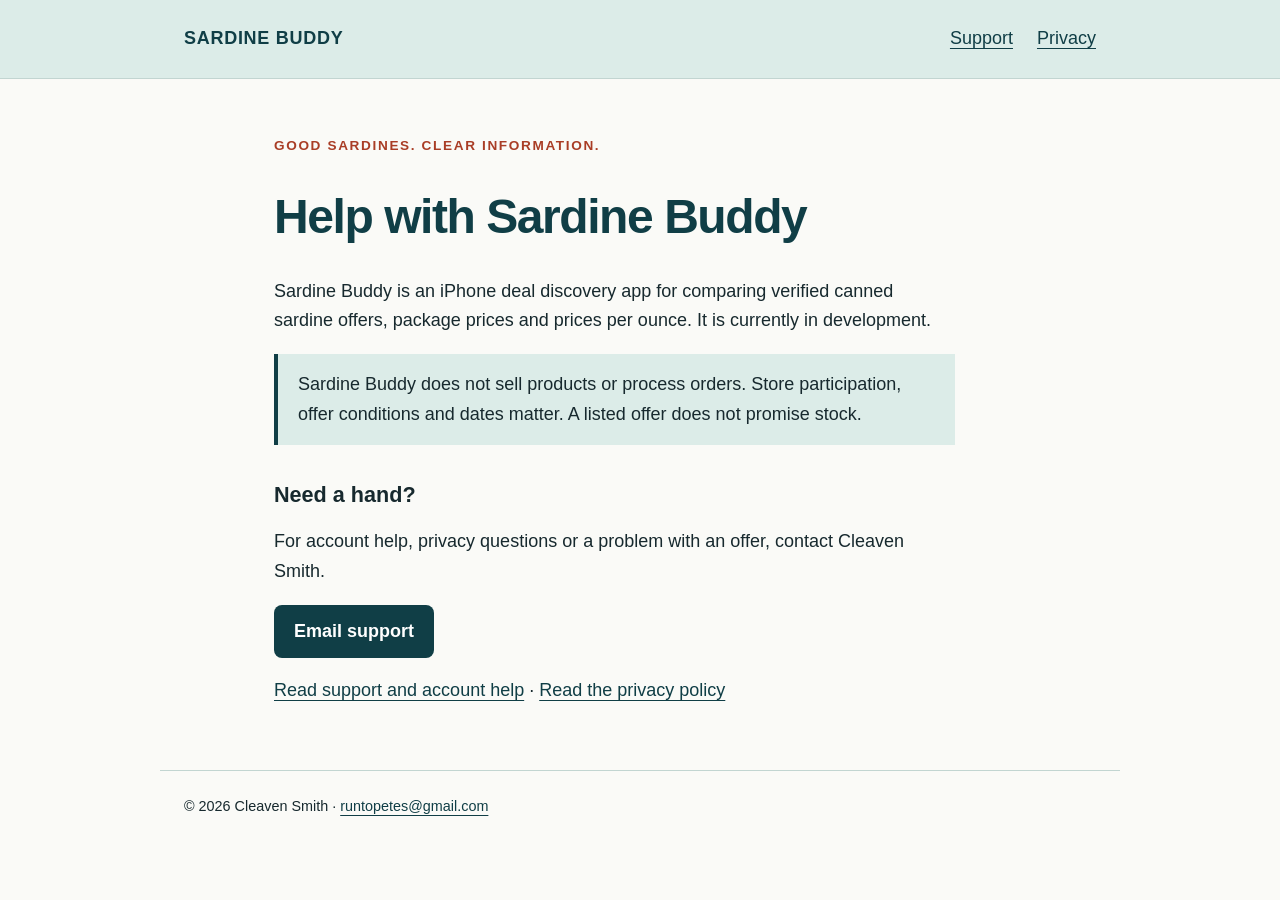
<file: index.html>
<!doctype html>
<html lang="en">
  <head>
    <meta charset="utf-8" />
    <meta name="viewport" content="width=device-width,initial-scale=1" />
    <meta
      name="description"
      content="Privacy, support and account help for the Sardine Buddy iPhone app."
    />
    <title>Sardine Buddy support · Sardine Buddy</title>
    <link rel="stylesheet" href="style.css" />
  </head>
  <body>
    <a class="skip" href="#main">Skip to content</a>
    <header>
      <div>
        <a class="brand" href="index.html">SARDINE BUDDY</a>
        <nav aria-label="Main navigation">
          <a href="support.html">Support</a><a href="privacy.html">Privacy</a>
        </nav>
      </div>
    </header>
    <main id="main">
      <p class="eyebrow">Good sardines. Clear information.</p>
      <h1>Help with Sardine Buddy</h1>
      <p>
        Sardine Buddy is an iPhone deal discovery app for comparing verified
        canned sardine offers, package prices and prices per ounce. It is
        currently in development.
      </p>
      <p class="notice">
        Sardine Buddy does not sell products or process orders. Store
        participation, offer conditions and dates matter. A listed offer does
        not promise stock.
      </p>
      <h2>Need a hand?</h2>
      <p>
        For account help, privacy questions or a problem with an offer, contact
        Cleaven Smith.
      </p>
      <p>
        <a
          class="button"
          href="mailto:runtopetes@gmail.com?subject=Sardine%20Buddy%20support"
          >Email support</a
        >
      </p>
      <p>
        <a href="support.html">Read support and account help</a> ·
        <a href="privacy.html">Read the privacy policy</a>
      </p>
    </main>
    <footer>
      © 2026 Cleaven Smith ·
      <a href="mailto:runtopetes@gmail.com">runtopetes@gmail.com</a>
    </footer>
  </body>
</html>
</file>
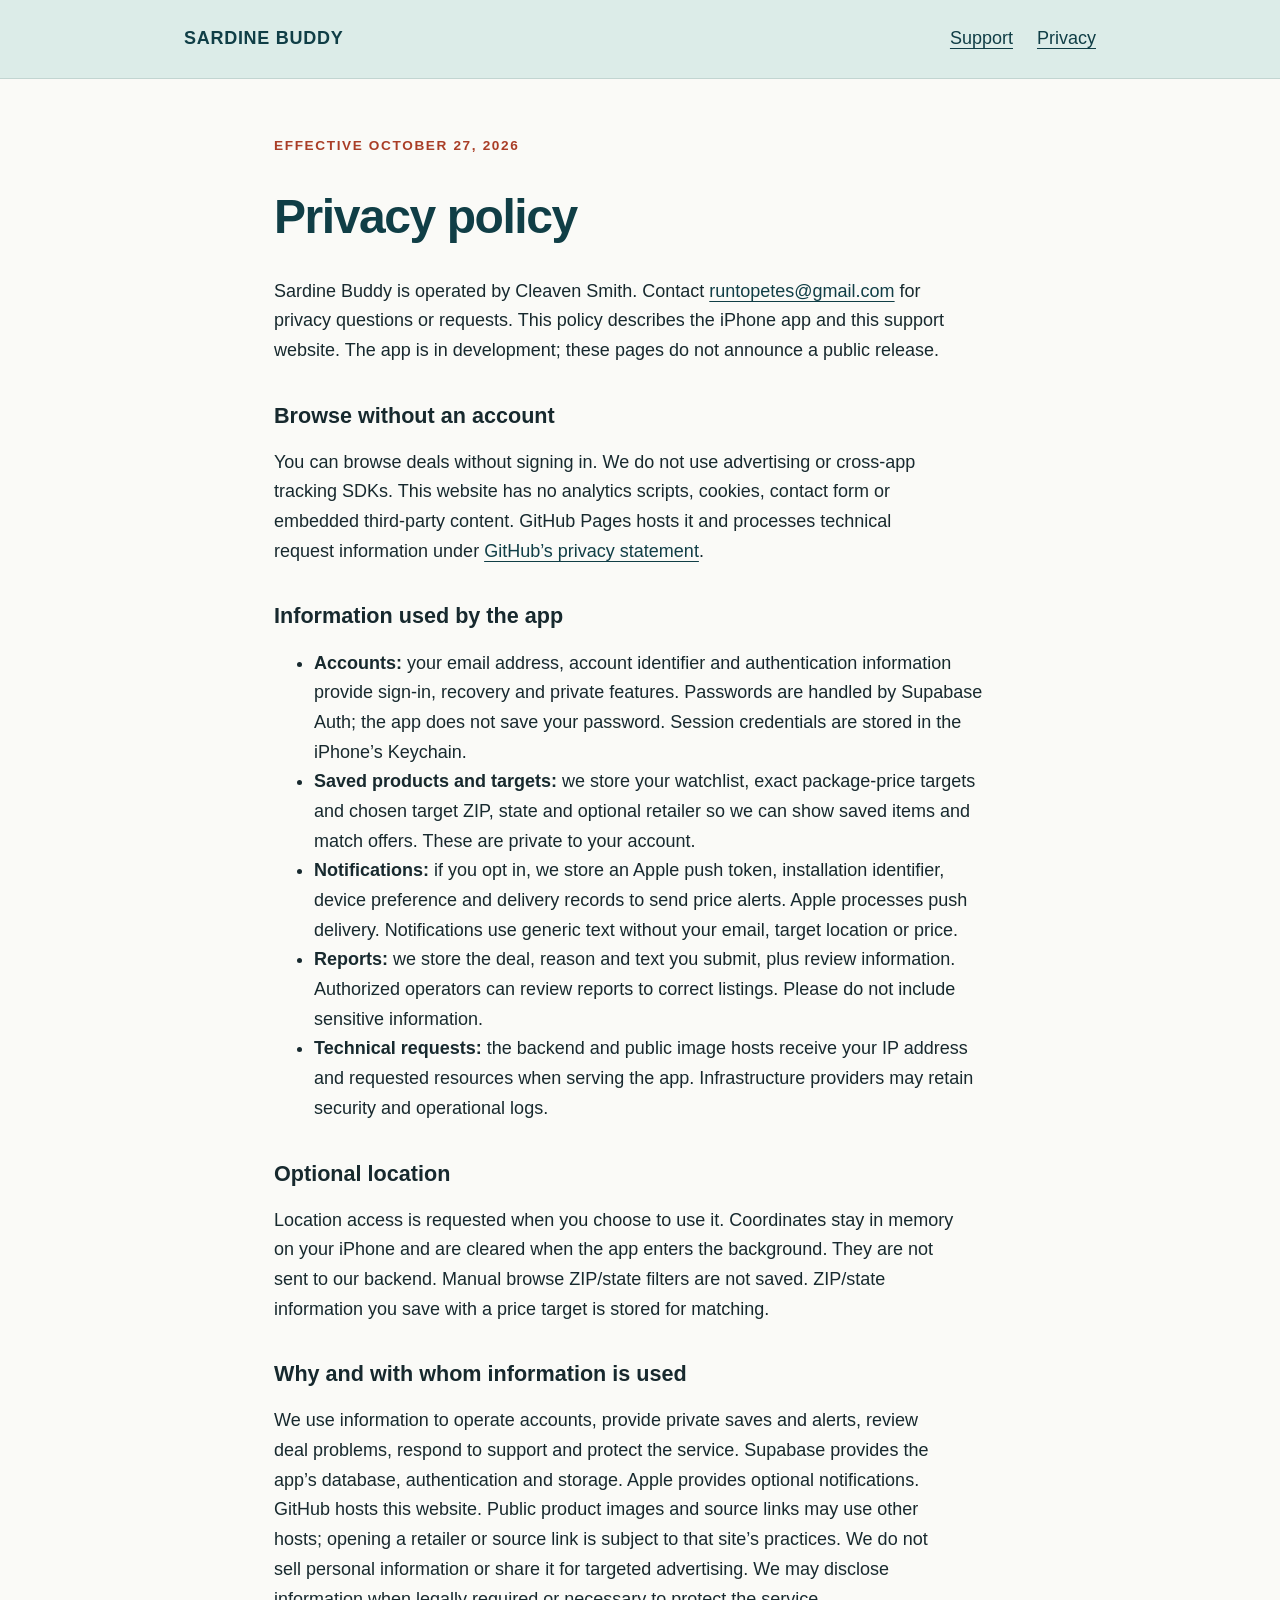
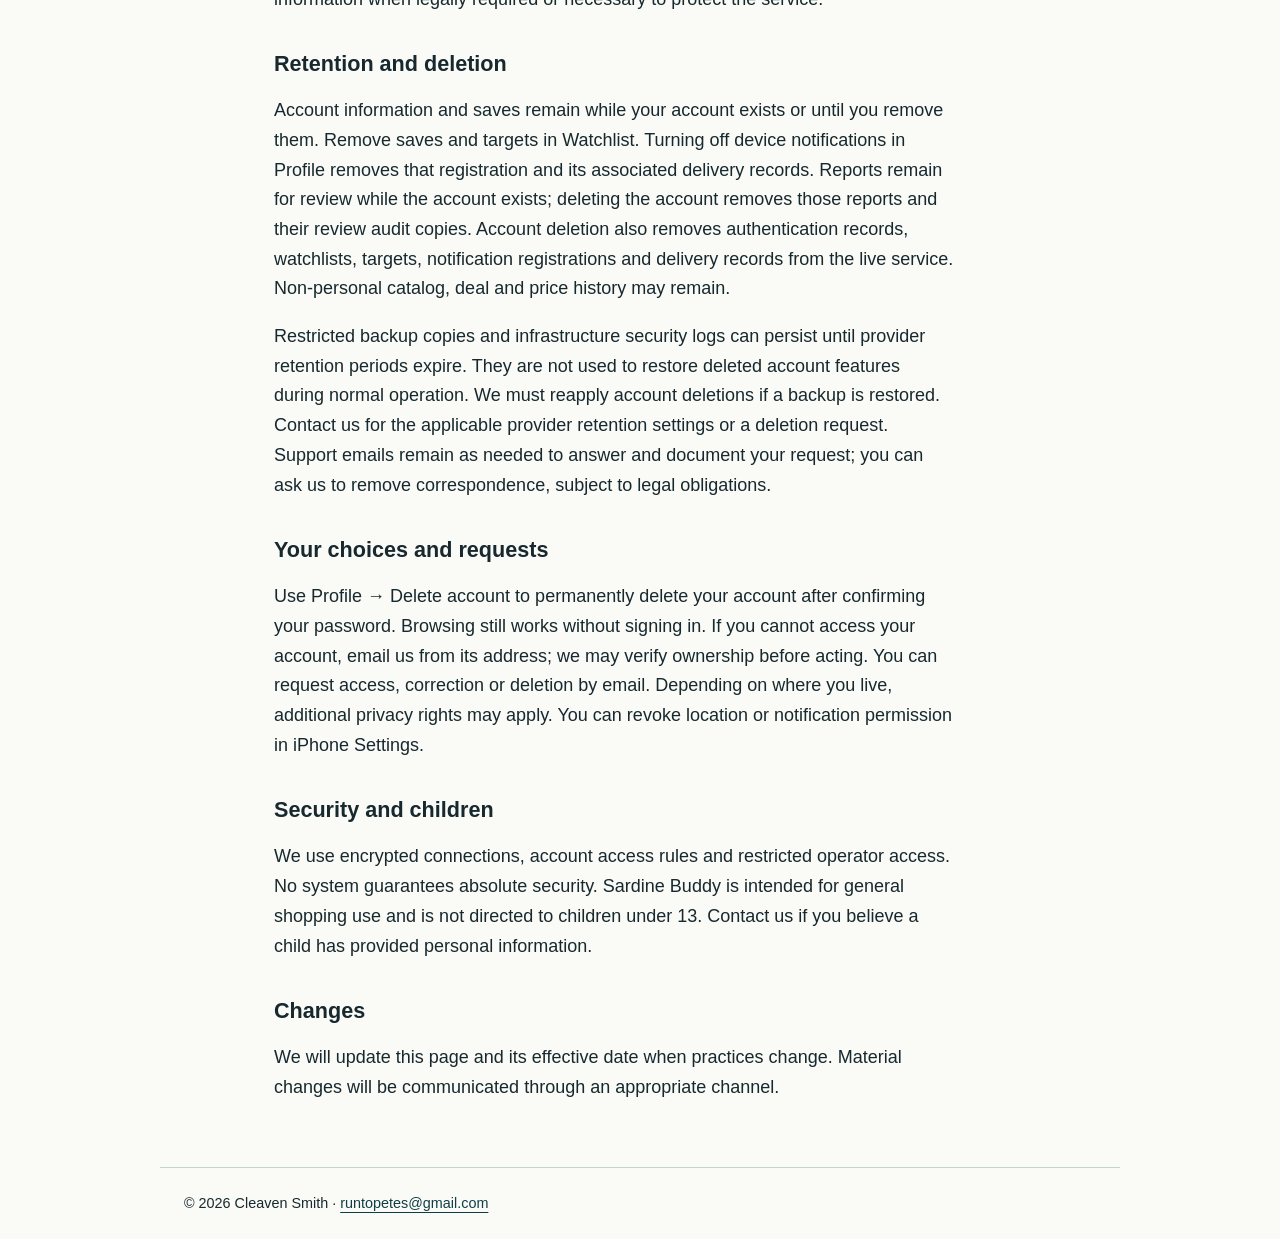
<file: privacy.html>
<!doctype html>
<html lang="en">
  <head>
    <meta charset="utf-8" />
    <meta name="viewport" content="width=device-width,initial-scale=1" />
    <meta
      name="description"
      content="Privacy, support and account help for the Sardine Buddy iPhone app."
    />
    <title>Privacy policy · Sardine Buddy</title>
    <link rel="stylesheet" href="style.css" />
  </head>
  <body>
    <a class="skip" href="#main">Skip to content</a>
    <header>
      <div>
        <a class="brand" href="index.html">SARDINE BUDDY</a>
        <nav aria-label="Main navigation">
          <a href="support.html">Support</a><a href="privacy.html">Privacy</a>
        </nav>
      </div>
    </header>
    <main id="main">
      <p class="eyebrow">Effective October 27, 2026</p>
      <h1>Privacy policy</h1>
      <p>
        Sardine Buddy is operated by Cleaven Smith. Contact
        <a href="mailto:runtopetes@gmail.com">runtopetes@gmail.com</a> for
        privacy questions or requests. This policy describes the iPhone app and
        this support website. The app is in development; these pages do not
        announce a public release.
      </p>
      <h2>Browse without an account</h2>
      <p>
        You can browse deals without signing in. We do not use advertising or
        cross-app tracking SDKs. This website has no analytics scripts, cookies,
        contact form or embedded third-party content. GitHub Pages hosts it and
        processes technical request information under
        <a
          href="https://docs.github.com/en/site-policy/privacy-policies/github-general-privacy-statement"
          >GitHub’s privacy statement</a
        >.
      </p>
      <h2>Information used by the app</h2>
      <ul>
        <li>
          <strong>Accounts:</strong> your email address, account identifier and
          authentication information provide sign-in, recovery and private
          features. Passwords are handled by Supabase Auth; the app does not
          save your password. Session credentials are stored in the iPhone’s
          Keychain.
        </li>
        <li>
          <strong>Saved products and targets:</strong> we store your watchlist,
          exact package-price targets and chosen target ZIP, state and optional
          retailer so we can show saved items and match offers. These are
          private to your account.
        </li>
        <li>
          <strong>Notifications:</strong> if you opt in, we store an Apple push
          token, installation identifier, device preference and delivery records
          to send price alerts. Apple processes push delivery. Notifications use
          generic text without your email, target location or price.
        </li>
        <li>
          <strong>Reports:</strong> we store the deal, reason and text you
          submit, plus review information. Authorized operators can review
          reports to correct listings. Please do not include sensitive
          information.
        </li>
        <li>
          <strong>Technical requests:</strong> the backend and public image
          hosts receive your IP address and requested resources when serving the
          app. Infrastructure providers may retain security and operational
          logs.
        </li>
      </ul>
      <h2>Optional location</h2>
      <p>
        Location access is requested when you choose to use it. Coordinates stay
        in memory on your iPhone and are cleared when the app enters the
        background. They are not sent to our backend. Manual browse ZIP/state
        filters are not saved. ZIP/state information you save with a price
        target is stored for matching.
      </p>
      <h2>Why and with whom information is used</h2>
      <p>
        We use information to operate accounts, provide private saves and
        alerts, review deal problems, respond to support and protect the
        service. Supabase provides the app’s database, authentication and
        storage. Apple provides optional notifications. GitHub hosts this
        website. Public product images and source links may use other hosts;
        opening a retailer or source link is subject to that site’s practices.
        We do not sell personal information or share it for targeted
        advertising. We may disclose information when legally required or
        necessary to protect the service.
      </p>
      <h2>Retention and deletion</h2>
      <p>
        Account information and saves remain while your account exists or until
        you remove them. Remove saves and targets in Watchlist. Turning off
        device notifications in Profile removes that registration and its
        associated delivery records. Reports remain for review while the account
        exists; deleting the account removes those reports and their review
        audit copies. Account deletion also removes authentication records,
        watchlists, targets, notification registrations and delivery records
        from the live service. Non-personal catalog, deal and price history may
        remain.
      </p>
      <p>
        Restricted backup copies and infrastructure security logs can persist
        until provider retention periods expire. They are not used to restore
        deleted account features during normal operation. We must reapply
        account deletions if a backup is restored. Contact us for the applicable
        provider retention settings or a deletion request. Support emails remain
        as needed to answer and document your request; you can ask us to remove
        correspondence, subject to legal obligations.
      </p>
      <h2>Your choices and requests</h2>
      <p>
        Use Profile → Delete account to permanently delete your account after
        confirming your password. Browsing still works without signing in. If
        you cannot access your account, email us from its address; we may verify
        ownership before acting. You can request access, correction or deletion
        by email. Depending on where you live, additional privacy rights may
        apply. You can revoke location or notification permission in iPhone
        Settings.
      </p>
      <h2>Security and children</h2>
      <p>
        We use encrypted connections, account access rules and restricted
        operator access. No system guarantees absolute security. Sardine Buddy
        is intended for general shopping use and is not directed to children
        under 13. Contact us if you believe a child has provided personal
        information.
      </p>
      <h2>Changes</h2>
      <p>
        We will update this page and its effective date when practices change.
        Material changes will be communicated through an appropriate channel.
      </p>
    </main>
    <footer>
      © 2026 Cleaven Smith ·
      <a href="mailto:runtopetes@gmail.com">runtopetes@gmail.com</a>
    </footer>
  </body>
</html>
</file>
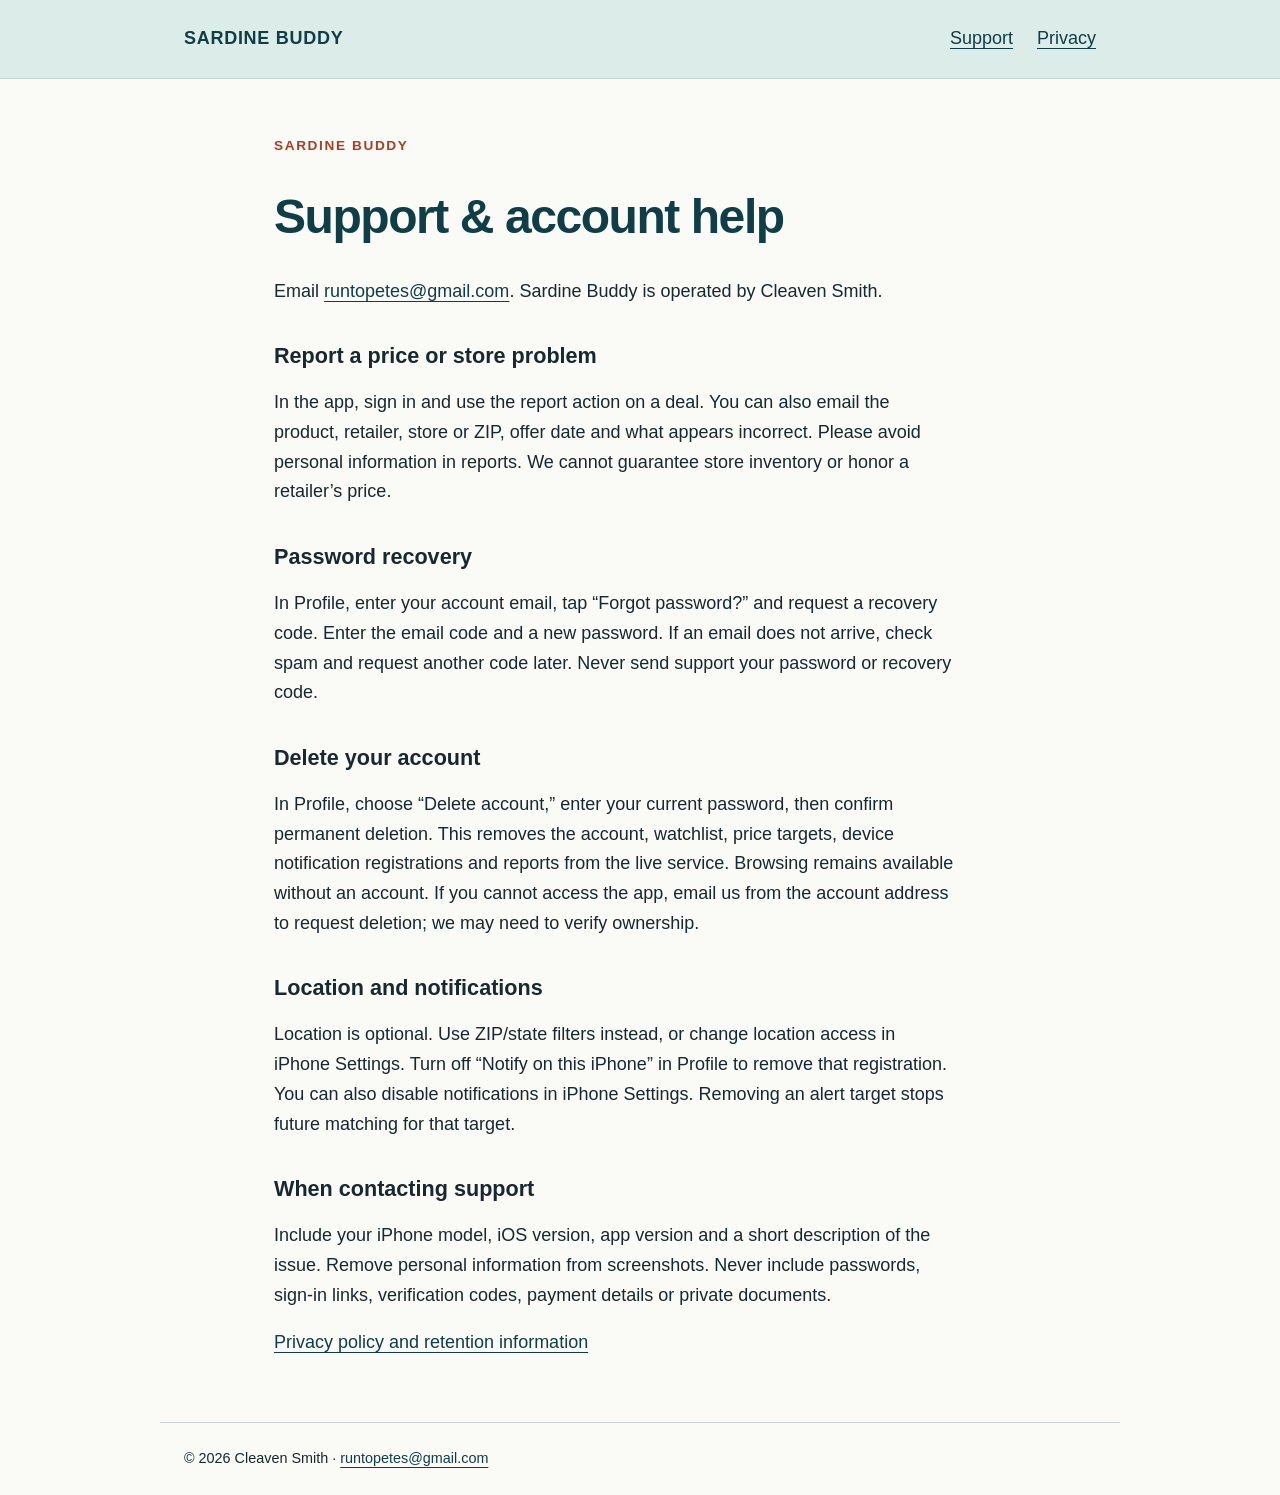
<file: support.html>
<!doctype html>
<html lang="en">
  <head>
    <meta charset="utf-8" />
    <meta name="viewport" content="width=device-width,initial-scale=1" />
    <meta
      name="description"
      content="Privacy, support and account help for the Sardine Buddy iPhone app."
    />
    <title>Support & account help · Sardine Buddy</title>
    <link rel="stylesheet" href="style.css" />
  </head>
  <body>
    <a class="skip" href="#main">Skip to content</a>
    <header>
      <div>
        <a class="brand" href="index.html">SARDINE BUDDY</a>
        <nav aria-label="Main navigation">
          <a href="support.html">Support</a><a href="privacy.html">Privacy</a>
        </nav>
      </div>
    </header>
    <main id="main">
      <p class="eyebrow">Sardine Buddy</p>
      <h1>Support & account help</h1>
      <p>
        Email <a href="mailto:runtopetes@gmail.com">runtopetes@gmail.com</a>.
        Sardine Buddy is operated by Cleaven Smith.
      </p>
      <h2>Report a price or store problem</h2>
      <p>
        In the app, sign in and use the report action on a deal. You can also
        email the product, retailer, store or ZIP, offer date and what appears
        incorrect. Please avoid personal information in reports. We cannot
        guarantee store inventory or honor a retailer’s price.
      </p>
      <h2>Password recovery</h2>
      <p>
        In Profile, enter your account email, tap “Forgot password?” and request
        a recovery code. Enter the email code and a new password. If an email
        does not arrive, check spam and request another code later. Never send
        support your password or recovery code.
      </p>
      <h2>Delete your account</h2>
      <p>
        In Profile, choose “Delete account,” enter your current password, then
        confirm permanent deletion. This removes the account, watchlist, price
        targets, device notification registrations and reports from the live
        service. Browsing remains available without an account. If you cannot
        access the app, email us from the account address to request deletion;
        we may need to verify ownership.
      </p>
      <h2>Location and notifications</h2>
      <p>
        Location is optional. Use ZIP/state filters instead, or change location
        access in iPhone Settings. Turn off “Notify on this iPhone” in Profile
        to remove that registration. You can also disable notifications in
        iPhone Settings. Removing an alert target stops future matching for that
        target.
      </p>
      <h2>When contacting support</h2>
      <p>
        Include your iPhone model, iOS version, app version and a short
        description of the issue. Remove personal information from screenshots.
        Never include passwords, sign-in links, verification codes, payment
        details or private documents.
      </p>
      <p><a href="privacy.html">Privacy policy and retention information</a></p>
    </main>
    <footer>
      © 2026 Cleaven Smith ·
      <a href="mailto:runtopetes@gmail.com">runtopetes@gmail.com</a>
    </footer>
  </body>
</html>
</file>
<file: style.css>
* {
  box-sizing: border-box;
}
html {
  color-scheme: light;
}
body {
  margin: 0;
  background: #fafaf7;
  color: #17292e;
  font:
    18px/1.65 -apple-system,
    BlinkMacSystemFont,
    "Segoe UI",
    sans-serif;
}
a {
  color: #103e46;
  text-underline-offset: 4px;
}
a:hover {
  text-decoration-thickness: 3px;
}
a:focus-visible {
  outline: 3px solid #a93d26;
  outline-offset: 4px;
}
header {
  border-bottom: 1px solid #c2d5d1;
  background: #dcece8;
}
header > div {
  max-width: 960px;
  margin: auto;
  padding: 24px;
  display: flex;
  justify-content: space-between;
  gap: 24px;
  flex-wrap: wrap;
}
.brand {
  font-weight: 800;
  text-decoration: none;
  letter-spacing: 0.04em;
}
nav {
  display: flex;
  gap: 24px;
}
main {
  max-width: 780px;
  margin: 56px auto;
  padding: 0 24px;
}
h1 {
  font-size: clamp(2rem, 6vw, 3rem);
  line-height: 1.15;
  letter-spacing: -0.03em;
  color: #103e46;
}
h2 {
  font-size: 1.35rem;
  margin-top: 36px;
  line-height: 1.3;
}
p,
li {
  max-width: 68ch;
}
.eyebrow {
  font-size: 0.85rem;
  text-transform: uppercase;
  letter-spacing: 0.12em;
  font-weight: 700;
  color: #a93d26;
}
.notice {
  border-left: 4px solid #103e46;
  padding: 16px 20px;
  background: #dcece8;
}
.button {
  display: inline-block;
  background: #103e46;
  color: #fff;
  padding: 12px 20px;
  border-radius: 8px;
  text-decoration: none;
  font-weight: 600;
}
footer {
  max-width: 960px;
  margin: 64px auto 0;
  padding: 24px;
  border-top: 1px solid #c2d5d1;
  font-size: 0.9rem;
}
.skip {
  position: absolute;
  top: -100px;
}
.skip:focus {
  top: 8px;
  left: 8px;
  background: white;
  padding: 8px;
}
@media (prefers-reduced-motion: reduce) {
  * {
    scroll-behavior: auto;
  }
}
</file>
